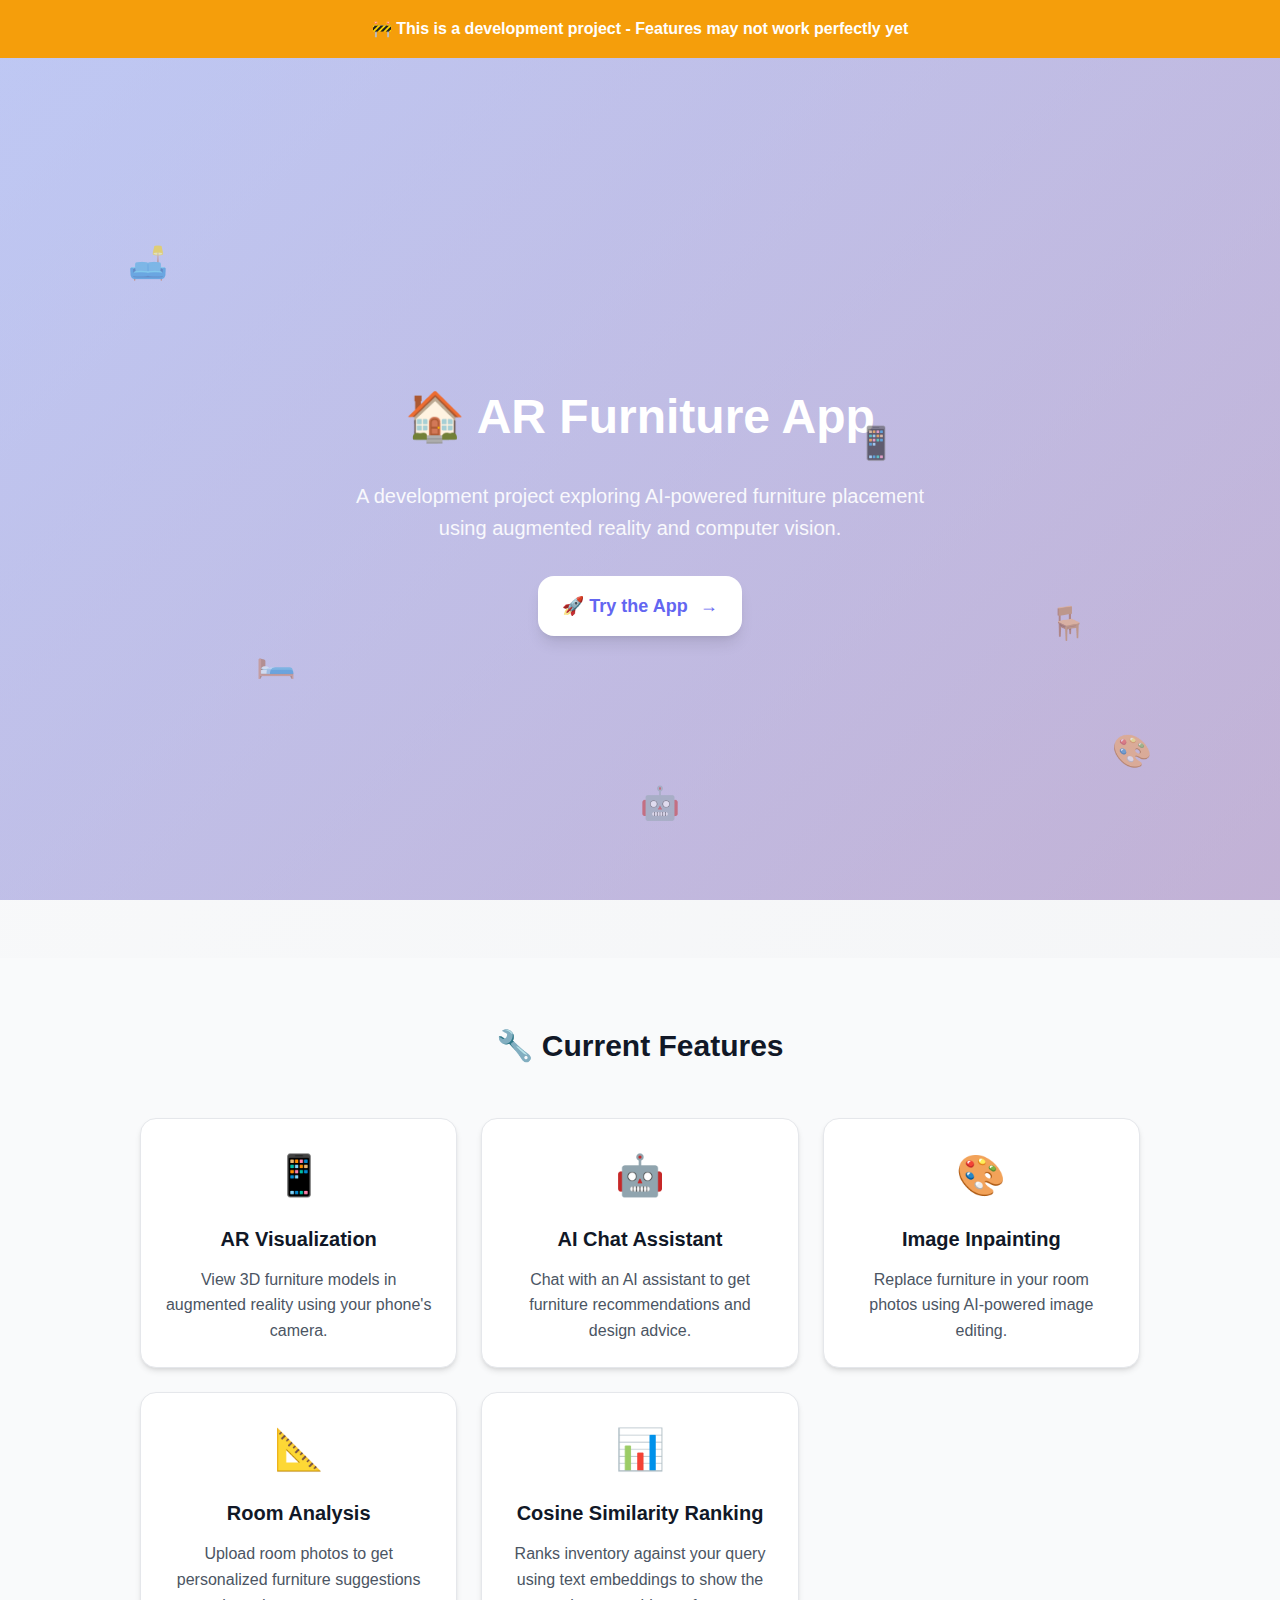
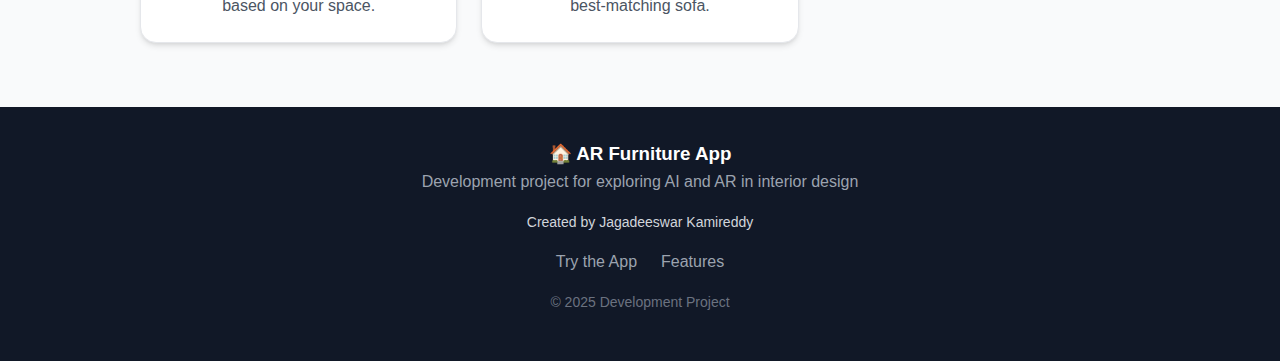
<file: frontend/home.html>
<!DOCTYPE html>
<html lang="en">
<head>
    <meta charset="UTF-8">
    <meta name="viewport" content="width=device-width, initial-scale=1.0">
    <title>AR Furniture App - Development Project</title>
    
    <!-- Custom Styles -->
    <link rel="stylesheet" href="styles.css">
    
    <!-- Favicon -->
    <link rel="icon" type="image/svg+xml" href="data:image/svg+xml,<svg xmlns='http://www.w3.org/2000/svg' viewBox='0 0 100 100'><text y='.9em' font-size='90'>🏠</text></svg>">
    
    <style>
        .hero {
            background: linear-gradient(135deg, rgba(102, 126, 234, 0.4) 0%, rgba(118, 75, 162, 0.4) 100%), 
                        url('https://www.shutterstock.com/shutterstock/videos/1097727179/thumb/1.jpg?ip=x480');
            background-size: cover;
            background-attachment: fixed;
            background-position: center;
            min-height: 100vh;
            display: flex;
            flex-direction: column;
            justify-content: center;
            align-items: center;
            text-align: center;
            color: white;
            padding: 0 var(--spacing-6);
            position: relative;
        }

        .hero h1 {
            font-size: clamp(2rem, 4vw, 3rem);
            font-weight: 700;
            margin-bottom: var(--spacing-6);
        }

        .hero p {
            font-size: clamp(1rem, 2vw, 1.25rem);
            margin-bottom: var(--spacing-8);
            max-width: 600px;
            line-height: 1.6;
            opacity: 0.9;
        }

        .cta-button {
            display: inline-flex;
            align-items: center;
            gap: var(--spacing-3);
            background: white;
            color: var(--primary-color);
            padding: var(--spacing-4) var(--spacing-6);
            font-size: var(--font-size-lg);
            font-weight: 600;
            text-decoration: none;
            border-radius: var(--radius-xl);
            transition: all var(--transition-normal);
            box-shadow: var(--shadow-lg);
        }

        .cta-button:hover {
            transform: translateY(-2px);
            box-shadow: var(--shadow-xl);
        }

        /* Floating decorative elements */
        .floating-elements {
            position: absolute;
            top: 0;
            left: 0;
            width: 100%;
            height: 100%;
            overflow: hidden;
            pointer-events: none;
        }

        .floating-element {
            position: absolute;
            opacity: 0.5;
            animation: float 6s ease-in-out infinite;
            font-size: 2rem;
        }

        .floating-element:nth-child(1) {
            top: 20%;
            left: 10%;
            animation-delay: 0s;
        }

        .floating-element:nth-child(2) {
            top: 60%;
            right: 15%;
            animation-delay: 2s;
        }

        .floating-element:nth-child(3) {
            bottom: 30%;
            left: 20%;
            animation-delay: 4s;
        }

        .floating-element:nth-child(4) {
            top: 40%;
            right: 30%;
            animation-delay: 1s;
        }

        .floating-element:nth-child(5) {
            bottom: 20%;
            right: 10%;
            animation-delay: 3s;
        }

        .floating-element:nth-child(6) {
            top: 80%;
            left: 50%;
            animation-delay: 5s;
        }

        @keyframes float {
            0%, 100% { transform: translateY(0px) rotate(0deg); }
            50% { transform: translateY(-20px) rotate(5deg); }
        }

        .features {
            padding: var(--spacing-16) var(--spacing-6);
            background: var(--gray-50);
        }

        .features-container {
            max-width: 1000px;
            margin: 0 auto;
        }

        .features h2 {
            text-align: center;
            font-size: var(--font-size-3xl);
            font-weight: 700;
            color: var(--gray-900);
            margin-bottom: var(--spacing-12);
        }

        .features-grid {
            display: grid;
            grid-template-columns: repeat(auto-fit, minmax(300px, 1fr));
            gap: var(--spacing-6);
        }

        .feature {
            background: white;
            padding: var(--spacing-6);
            border-radius: var(--radius-xl);
            text-align: center;
            box-shadow: var(--shadow-md);
            border: 1px solid var(--gray-200);
        }

        .feature-icon {
            font-size: 2.5rem;
            margin-bottom: var(--spacing-4);
        }

        .feature h3 {
            font-size: var(--font-size-xl);
            font-weight: 600;
            color: var(--gray-900);
            margin-bottom: var(--spacing-3);
        }

        .feature p {
            color: var(--gray-600);
            line-height: 1.6;
        }

        .status {
            background: var(--warning-color);
            color: white;
            padding: var(--spacing-4) var(--spacing-6);
            text-align: center;
            font-weight: 600;
        }

        .footer {
            background: var(--gray-900);
            color: white;
            padding: var(--spacing-8) var(--spacing-6);
            text-align: center;
        }

        .footer p {
            color: var(--gray-400);
            margin-bottom: var(--spacing-4);
        }

        .footer-links {
            display: flex;
            justify-content: center;
            gap: var(--spacing-6);
        }

        .footer-links a {
            color: var(--gray-400);
            text-decoration: none;
            transition: color var(--transition-fast);
        }

        .footer-links a:hover {
            color: var(--primary-color);
        }
    </style>
</head>
<body>
    <!-- Development Status Banner -->
    <div class="status">
        🚧 This is a development project - Features may not work perfectly yet
    </div>

    <!-- Hero Section -->
    <section class="hero">
        <!-- Floating decorative elements -->
        <div class="floating-elements">
            <div class="floating-element">🛋️</div>
            <div class="floating-element">🪑</div>
            <div class="floating-element">🛏️</div>
            <div class="floating-element">📱</div>
            <div class="floating-element">🎨</div>
            <div class="floating-element">🤖</div>
        </div>
        
        <div>
            <h1>🏠 AR Furniture App</h1>
            <p>A development project exploring AI-powered furniture placement using augmented reality and computer vision.</p>
            <a href="index-new.html" class="cta-button">
                <span>🚀 Try the App</span>
                <span>→</span>
            </a>
        </div>
    </section>

    <!-- Features Section -->
    <section class="features">
        <div class="features-container">
            <h2>🔧 Current Features</h2>
            <div class="features-grid">
                <div class="feature">
                    <div class="feature-icon">📱</div>
                    <h3>AR Visualization</h3>
                    <p>View 3D furniture models in augmented reality using your phone's camera.</p>
                </div>
                <div class="feature">
                    <div class="feature-icon">🤖</div>
                    <h3>AI Chat Assistant</h3>
                    <p>Chat with an AI assistant to get furniture recommendations and design advice.</p>
                </div>
                <div class="feature">
                    <div class="feature-icon">🎨</div>
                    <h3>Image Inpainting</h3>
                    <p>Replace furniture in your room photos using AI-powered image editing.</p>
                </div>
                <div class="feature">
                    <div class="feature-icon">📐</div>
                    <h3>Room Analysis</h3>
                    <p>Upload room photos to get personalized furniture suggestions based on your space.</p>
                </div>
                <div class="feature">
                    <div class="feature-icon">📊</div>
                    <h3>Cosine Similarity Ranking</h3>
                    <p>Ranks inventory against your query using text embeddings to show the best-matching sofa.</p>
                </div>
            </div>
        </div>
    </section>

    <!-- Footer -->
    <footer class="footer">
        <div>
            <h3>🏠 AR Furniture App</h3>
            <p>Development project for exploring AI and AR in interior design</p>
            <p style="color: var(--gray-300); font-size: var(--font-size-sm); margin-bottom: var(--spacing-4);">
                Created by Jagadeeswar Kamireddy
            </p>
            <div class="footer-links">
                <a href="index-new.html">Try the App</a>
                <a href="#features">Features</a>
            </div>
            <p style="color: var(--gray-500); font-size: var(--font-size-sm); margin-top: var(--spacing-4);">
                © 2025 Development Project
            </p>
        </div>
    </footer>
</body>
</html>
</file>
<file: frontend/styles.css>
/* Modern CSS Reset and Base Styles */
* {
    margin: 0;
    padding: 0;
    box-sizing: border-box;
}

:root {
    /* Modern Color Palette */
    --primary-color: #6366f1;
    --primary-dark: #4f46e5;
    --primary-light: #a5b4fc;
    --secondary-color: #10b981;
    --secondary-dark: #059669;
    --accent-color: #f59e0b;
    --danger-color: #ef4444;
    --warning-color: #f59e0b;
    --success-color: #10b981;
    
    /* Neutral Colors */
    --gray-50: #f9fafb;
    --gray-100: #f3f4f6;
    --gray-200: #e5e7eb;
    --gray-300: #d1d5db;
    --gray-400: #9ca3af;
    --gray-500: #6b7280;
    --gray-600: #4b5563;
    --gray-700: #374151;
    --gray-800: #1f2937;
    --gray-900: #111827;
    
    /* Typography */
    --font-family: 'Inter', -apple-system, BlinkMacSystemFont, 'Segoe UI', Roboto, sans-serif;
    --font-size-xs: 0.75rem;
    --font-size-sm: 0.875rem;
    --font-size-base: 1rem;
    --font-size-lg: 1.125rem;
    --font-size-xl: 1.25rem;
    --font-size-2xl: 1.5rem;
    --font-size-3xl: 1.875rem;
    --font-size-4xl: 2.25rem;
    
    /* Spacing */
    --spacing-1: 0.25rem;
    --spacing-2: 0.5rem;
    --spacing-3: 0.75rem;
    --spacing-4: 1rem;
    --spacing-5: 1.25rem;
    --spacing-6: 1.5rem;
    --spacing-8: 2rem;
    --spacing-10: 2.5rem;
    --spacing-12: 3rem;
    --spacing-16: 4rem;
    
    /* Border Radius */
    --radius-sm: 0.375rem;
    --radius-md: 0.5rem;
    --radius-lg: 0.75rem;
    --radius-xl: 1rem;
    --radius-2xl: 1.5rem;
    
    /* Shadows */
    --shadow-sm: 0 1px 2px 0 rgb(0 0 0 / 0.05);
    --shadow-md: 0 4px 6px -1px rgb(0 0 0 / 0.1), 0 2px 4px -2px rgb(0 0 0 / 0.1);
    --shadow-lg: 0 10px 15px -3px rgb(0 0 0 / 0.1), 0 4px 6px -4px rgb(0 0 0 / 0.1);
    --shadow-xl: 0 20px 25px -5px rgb(0 0 0 / 0.1), 0 8px 10px -6px rgb(0 0 0 / 0.1);
    
    /* Transitions */
    --transition-fast: 150ms ease-in-out;
    --transition-normal: 250ms ease-in-out;
    --transition-slow: 350ms ease-in-out;
}

/* Import Google Fonts */
@import url('https://fonts.googleapis.com/css2?family=Inter:wght@300;400;500;600;700&display=swap');

/* Base Styles */
body {
    font-family: var(--font-family);
    font-size: var(--font-size-base);
    line-height: 1.6;
    color: var(--gray-800);
    background: linear-gradient(135deg, var(--gray-50) 0%, var(--gray-100) 100%);
    min-height: 100vh;
}

/* Header Styles */
header {
    background: linear-gradient(135deg, var(--primary-color) 0%, var(--primary-dark) 100%);
    padding: var(--spacing-4) var(--spacing-6);
    display: flex;
    justify-content: space-between;
    align-items: center;
    color: white;
    box-shadow: var(--shadow-lg);
    position: sticky;
    top: 0;
    z-index: 100;
    backdrop-filter: blur(10px);
}

header h1 {
    font-size: var(--font-size-2xl);
    font-weight: 700;
    margin: 0;
    background: linear-gradient(45deg, #ffffff, #e0e7ff);
    -webkit-background-clip: text;
    -webkit-text-fill-color: transparent;
    background-clip: text;
}

header a {
    color: white;
    text-decoration: none;
    font-weight: 500;
    padding: var(--spacing-2) var(--spacing-4);
    border-radius: var(--radius-md);
    transition: all var(--transition-fast);
    background: rgba(255, 255, 255, 0.1);
    backdrop-filter: blur(10px);
}

header a:hover {
    background: rgba(255, 255, 255, 0.2);
    transform: translateY(-1px);
}

/* Container Styles */
.container {
    max-width: 1200px;
    margin: 0 auto;
    padding: 0 var(--spacing-6);
}

.section {
    background: white;
    border-radius: var(--radius-xl);
    box-shadow: var(--shadow-md);
    margin: var(--spacing-6) 0;
    padding: var(--spacing-8);
    border: 1px solid var(--gray-200);
    transition: all var(--transition-normal);
}

.section:hover {
    box-shadow: var(--shadow-lg);
    transform: translateY(-2px);
}

.section h2 {
    font-size: var(--font-size-2xl);
    font-weight: 600;
    color: var(--gray-900);
    margin-bottom: var(--spacing-6);
    text-align: center;
    position: relative;
}

.section h2::after {
    content: '';
    position: absolute;
    bottom: -var(--spacing-2);
    left: 50%;
    transform: translateX(-50%);
    width: 60px;
    height: 3px;
    background: linear-gradient(90deg, var(--primary-color), var(--secondary-color));
    border-radius: var(--radius-sm);
}

/* Chat Interface */
#chatbox {
    width: 100%;
    max-width: 800px;
    height: 400px;
    overflow-y: auto;
    border: 2px solid var(--gray-200);
    border-radius: var(--radius-xl);
    padding: var(--spacing-6);
    margin: var(--spacing-6) auto;
    background: white;
    box-shadow: var(--shadow-md);
    scrollbar-width: thin;
    scrollbar-color: var(--primary-color) var(--gray-200);
}

#chatbox::-webkit-scrollbar {
    width: 6px;
}

#chatbox::-webkit-scrollbar-track {
    background: var(--gray-100);
    border-radius: var(--radius-sm);
}

#chatbox::-webkit-scrollbar-thumb {
    background: var(--primary-color);
    border-radius: var(--radius-sm);
}

#chatbox::-webkit-scrollbar-thumb:hover {
    background: var(--primary-dark);
}

#chatbox p {
    margin-bottom: var(--spacing-4);
    padding: var(--spacing-3) var(--spacing-4);
    border-radius: var(--radius-lg);
    animation: slideIn 0.3s ease-out;
}

#chatbox p:last-child {
    margin-bottom: 0;
}

#chatbox strong {
    font-weight: 600;
    color: var(--primary-color);
}

/* Chat Input */
.chat-input-container {
    display: flex;
    gap: var(--spacing-3);
    max-width: 800px;
    margin: 0 auto var(--spacing-6);
    padding: 0 var(--spacing-6);
}

#userInput {
    flex: 1;
    padding: var(--spacing-4) var(--spacing-5);
    border: 2px solid var(--gray-200);
    border-radius: var(--radius-xl);
    font-size: var(--font-size-base);
    font-family: var(--font-family);
    transition: all var(--transition-fast);
    background: white;
}

#userInput:focus {
    outline: none;
    border-color: var(--primary-color);
    box-shadow: 0 0 0 3px rgba(99, 102, 241, 0.1);
}

/* Button Styles */
.btn {
    display: inline-flex;
    align-items: center;
    justify-content: center;
    padding: var(--spacing-3) var(--spacing-6);
    font-size: var(--font-size-base);
    font-weight: 500;
    font-family: var(--font-family);
    border: none;
    border-radius: var(--radius-lg);
    cursor: pointer;
    transition: all var(--transition-fast);
    text-decoration: none;
    position: relative;
    overflow: hidden;
}

.btn::before {
    content: '';
    position: absolute;
    top: 0;
    left: -100%;
    width: 100%;
    height: 100%;
    background: linear-gradient(90deg, transparent, rgba(255, 255, 255, 0.2), transparent);
    transition: left var(--transition-normal);
}

.btn:hover::before {
    left: 100%;
}

.btn-primary {
    background: linear-gradient(135deg, var(--primary-color) 0%, var(--primary-dark) 100%);
    color: white;
    box-shadow: var(--shadow-md);
}

.btn-primary:hover {
    transform: translateY(-2px);
    box-shadow: var(--shadow-lg);
}

.btn-secondary {
    background: linear-gradient(135deg, var(--secondary-color) 0%, var(--secondary-dark) 100%);
    color: white;
    box-shadow: var(--shadow-md);
}

.btn-secondary:hover {
    transform: translateY(-2px);
    box-shadow: var(--shadow-lg);
}

.btn-outline {
    background: transparent;
    color: var(--primary-color);
    border: 2px solid var(--primary-color);
}

.btn-outline:hover {
    background: var(--primary-color);
    color: white;
}

.btn-danger {
    background: linear-gradient(135deg, var(--danger-color) 0%, #dc2626 100%);
    color: white;
    box-shadow: var(--shadow-md);
}

.btn-danger:hover {
    transform: translateY(-2px);
    box-shadow: var(--shadow-lg);
}

/* Furniture Inventory */
#inventory-container {
    display: none;
    animation: fadeInUp 0.5s ease-out;
}

#inventory-items {
    display: grid;
    grid-template-columns: repeat(auto-fit, minmax(280px, 1fr));
    gap: var(--spacing-6);
    margin-top: var(--spacing-6);
}

.furniture-item {
    background: white;
    border-radius: var(--radius-xl);
    padding: var(--spacing-6);
    box-shadow: var(--shadow-md);
    border: 1px solid var(--gray-200);
    transition: all var(--transition-normal);
    cursor: pointer;
    position: relative;
    overflow: hidden;
}

.furniture-item::before {
    content: '';
    position: absolute;
    top: 0;
    left: 0;
    right: 0;
    height: 4px;
    background: linear-gradient(90deg, var(--primary-color), var(--secondary-color));
    transform: scaleX(0);
    transition: transform var(--transition-normal);
}

.furniture-item:hover {
    transform: translateY(-8px);
    box-shadow: var(--shadow-xl);
}

.furniture-item:hover::before {
    transform: scaleX(1);
}

.thumbnail {
    width: 100%;
    height: 200px;
    object-fit: cover;
    border-radius: var(--radius-lg);
    margin-bottom: var(--spacing-4);
    transition: transform var(--transition-normal);
}

.furniture-item:hover .thumbnail {
    transform: scale(1.05);
}

.furniture-name {
    font-size: var(--font-size-lg);
    font-weight: 600;
    color: var(--gray-900);
    margin-bottom: var(--spacing-2);
}

.furniture-price {
    font-size: var(--font-size-xl);
    font-weight: 700;
    color: var(--secondary-color);
    margin-bottom: var(--spacing-3);
}

.furniture-desc {
    font-size: var(--font-size-sm);
    color: var(--gray-600);
    line-height: 1.5;
    display: none;
    animation: fadeIn 0.3s ease-out;
}

/* Image Upload Section */
#image-upload-section {
    display: none;
    animation: fadeInUp 0.5s ease-out;
}

#canvas-container {
    position: relative;
    width: 100%;
    height: 500px;
    margin: var(--spacing-6) auto;
    display: flex;
    justify-content: center;
    align-items: center;
    border: 3px dashed var(--gray-300);
    background: linear-gradient(135deg, var(--gray-50) 0%, var(--gray-100) 100%);
    border-radius: var(--radius-xl);
    transition: all var(--transition-normal);
    cursor: pointer;
}

#canvas-container:hover {
    border-color: var(--primary-color);
    background: linear-gradient(135deg, rgba(99, 102, 241, 0.05) 0%, rgba(99, 102, 241, 0.1) 100%);
}

#canvas-container.dragover {
    border-color: var(--secondary-color);
    background: linear-gradient(135deg, rgba(16, 185, 129, 0.1) 0%, rgba(16, 185, 129, 0.2) 100%);
    transform: scale(1.02);
}

#main-canvas {
    width: 100%;
    height: 100%;
    background: white;
    border-radius: var(--radius-lg);
    box-shadow: var(--shadow-md);
}

/* Toolbar */
#toolbar {
    position: absolute;
    top: var(--spacing-4);
    right: var(--spacing-4);
    display: flex;
    flex-direction: column;
    background: rgba(255, 255, 255, 0.95);
    backdrop-filter: blur(10px);
    padding: var(--spacing-4);
    border-radius: var(--radius-xl);
    box-shadow: var(--shadow-lg);
    gap: var(--spacing-2);
    border: 1px solid var(--gray-200);
}

#toolbar button {
    padding: var(--spacing-3) var(--spacing-4);
    background: white;
    color: var(--gray-700);
    border: 1px solid var(--gray-200);
    border-radius: var(--radius-lg);
    cursor: pointer;
    font-size: var(--font-size-sm);
    font-weight: 500;
    transition: all var(--transition-fast);
    display: flex;
    align-items: center;
    gap: var(--spacing-2);
}

#toolbar button:hover {
    background: var(--primary-color);
    color: white;
    border-color: var(--primary-color);
    transform: translateY(-1px);
}

#toolbar button.active {
    background: var(--primary-color);
    color: white;
    border-color: var(--primary-color);
}

/* Suggested Furniture Section */
#suggested-furniture-section {
    display: none;
    animation: fadeInUp 0.5s ease-out;
}

.furniture-preview {
    display: grid;
    grid-template-columns: 1fr 1fr;
    gap: var(--spacing-8);
    align-items: center;
    margin: var(--spacing-6) 0;
}

.furniture-image {
    width: 100%;
    height: 300px;
    object-fit: cover;
    border-radius: var(--radius-xl);
    box-shadow: var(--shadow-lg);
    transition: transform var(--transition-normal);
}

.furniture-image:hover {
    transform: scale(1.05);
}

/* Fix for segmented and inpainted images to show full size */
#segmentedImage, #inpaintedImage {
    height: auto !important;
    object-fit: contain !important;
    max-height: 600px !important;
}

.furniture-info {
    padding: var(--spacing-6);
}

.furniture-info h3 {
    font-size: var(--font-size-3xl);
    font-weight: 700;
    color: var(--gray-900);
    margin-bottom: var(--spacing-4);
}

.furniture-info .price {
    font-size: var(--font-size-2xl);
    font-weight: 700;
    color: var(--secondary-color);
    margin-bottom: var(--spacing-4);
}

.furniture-info .description {
    font-size: var(--font-size-lg);
    color: var(--gray-600);
    line-height: 1.6;
    margin-bottom: var(--spacing-6);
}

.action-buttons {
    display: flex;
    gap: var(--spacing-4);
    justify-content: center;
}

/* AR Viewer */
#ar-viewer {
    display: none;
    animation: fadeInUp 0.5s ease-out;
}

model-viewer {
    width: 100%;
    height: 500px;
    border-radius: var(--radius-xl);
    box-shadow: var(--shadow-lg);
    background: linear-gradient(135deg, var(--gray-50) 0%, var(--gray-100) 100%);
}

/* QR Modal */
#qr-modal {
    display: none;
    position: fixed;
    top: 0;
    left: 0;
    width: 100%;
    height: 100%;
    background-color: rgba(0, 0, 0, 0.8);
    z-index: 1000;
    justify-content: center;
    align-items: center;
    backdrop-filter: blur(5px);
    animation: fadeIn 0.3s ease-out;
}

#qr-container {
    background: white;
    padding: var(--spacing-8);
    border-radius: var(--radius-2xl);
    text-align: center;
    max-width: 400px;
    box-shadow: var(--shadow-xl);
    animation: slideInUp 0.3s ease-out;
}

#qr-container h3 {
    font-size: var(--font-size-xl);
    font-weight: 600;
    color: var(--gray-900);
    margin-bottom: var(--spacing-4);
}

#qr-code {
    margin: var(--spacing-6) 0;
    display: flex;
    justify-content: center;
}

/* Controls */
#controls {
    margin-top: var(--spacing-6);
    padding: var(--spacing-6);
    background: var(--gray-50);
    border-radius: var(--radius-xl);
    border: 1px solid var(--gray-200);
}

.control-group {
    display: flex;
    align-items: center;
    gap: var(--spacing-4);
    margin-bottom: var(--spacing-4);
}

.control-group label {
    font-weight: 500;
    color: var(--gray-700);
    min-width: 80px;
}

.control-group input[type="range"] {
    flex: 1;
    height: 6px;
    border-radius: var(--radius-sm);
    background: var(--gray-200);
    outline: none;
    -webkit-appearance: none;
}

.control-group input[type="range"]::-webkit-slider-thumb {
    -webkit-appearance: none;
    appearance: none;
    width: 20px;
    height: 20px;
    border-radius: 50%;
    background: var(--primary-color);
    cursor: pointer;
    box-shadow: var(--shadow-md);
}

.control-group input[type="range"]::-moz-range-thumb {
    width: 20px;
    height: 20px;
    border-radius: 50%;
    background: var(--primary-color);
    cursor: pointer;
    border: none;
    box-shadow: var(--shadow-md);
}

.control-buttons {
    display: grid;
    grid-template-columns: repeat(3, 1fr);
    gap: var(--spacing-3);
    margin-top: var(--spacing-4);
}

.control-buttons button {
    padding: var(--spacing-3);
    background: white;
    border: 1px solid var(--gray-200);
    border-radius: var(--radius-lg);
    cursor: pointer;
    font-size: var(--font-size-sm);
    font-weight: 500;
    transition: all var(--transition-fast);
}

.control-buttons button:hover {
    background: var(--primary-color);
    color: white;
    border-color: var(--primary-color);
    transform: translateY(-1px);
}

/* Animations */
@keyframes fadeIn {
    from {
        opacity: 0;
    }
    to {
        opacity: 1;
    }
}

@keyframes fadeInUp {
    from {
        opacity: 0;
        transform: translateY(30px);
    }
    to {
        opacity: 1;
        transform: translateY(0);
    }
}

@keyframes slideIn {
    from {
        opacity: 0;
        transform: translateX(-20px);
    }
    to {
        opacity: 1;
        transform: translateX(0);
    }
}

@keyframes slideInUp {
    from {
        opacity: 0;
        transform: translateY(50px);
    }
    to {
        opacity: 1;
        transform: translateY(0);
    }
}

@keyframes pulse {
    0%, 100% {
        transform: scale(1);
    }
    50% {
        transform: scale(1.05);
    }
}

/* Loading States */
.loading {
    display: inline-block;
    width: 20px;
    height: 20px;
    border: 3px solid var(--gray-200);
    border-radius: 50%;
    border-top-color: var(--primary-color);
    animation: spin 1s ease-in-out infinite;
}

@keyframes spin {
    to {
        transform: rotate(360deg);
    }
}

/* Responsive Design */
@media (max-width: 768px) {
    .container {
        padding: 0 var(--spacing-4);
    }
    
    .section {
        padding: var(--spacing-6);
        margin: var(--spacing-4) 0;
    }
    
    header {
        padding: var(--spacing-3) var(--spacing-4);
    }
    
    header h1 {
        font-size: var(--font-size-xl);
    }
    
    .furniture-preview {
        grid-template-columns: 1fr;
        gap: var(--spacing-6);
    }
    
    #inventory-items {
        grid-template-columns: 1fr;
    }
    
    .control-buttons {
        grid-template-columns: repeat(2, 1fr);
    }
    
    #toolbar {
        position: relative;
        top: auto;
        right: auto;
        flex-direction: row;
        flex-wrap: wrap;
        justify-content: center;
        margin-top: var(--spacing-4);
    }
}

@media (max-width: 480px) {
    .chat-input-container {
        flex-direction: column;
    }
    
    .action-buttons {
        flex-direction: column;
    }
    
    .control-buttons {
        grid-template-columns: 1fr;
    }
}

/* Utility Classes */
.text-center {
    text-align: center;
}

.text-left {
    text-align: left;
}

.text-right {
    text-align: right;
}

.mb-4 {
    margin-bottom: var(--spacing-4);
}

.mb-6 {
    margin-bottom: var(--spacing-6);
}

.mt-4 {
    margin-top: var(--spacing-4);
}

.mt-6 {
    margin-top: var(--spacing-6);
}

.hidden {
    display: none;
}

.visible {
    display: block;
}

.fade-in {
    animation: fadeIn 0.3s ease-out;
}

.slide-up {
    animation: fadeInUp 0.5s ease-out;
}
</file>
